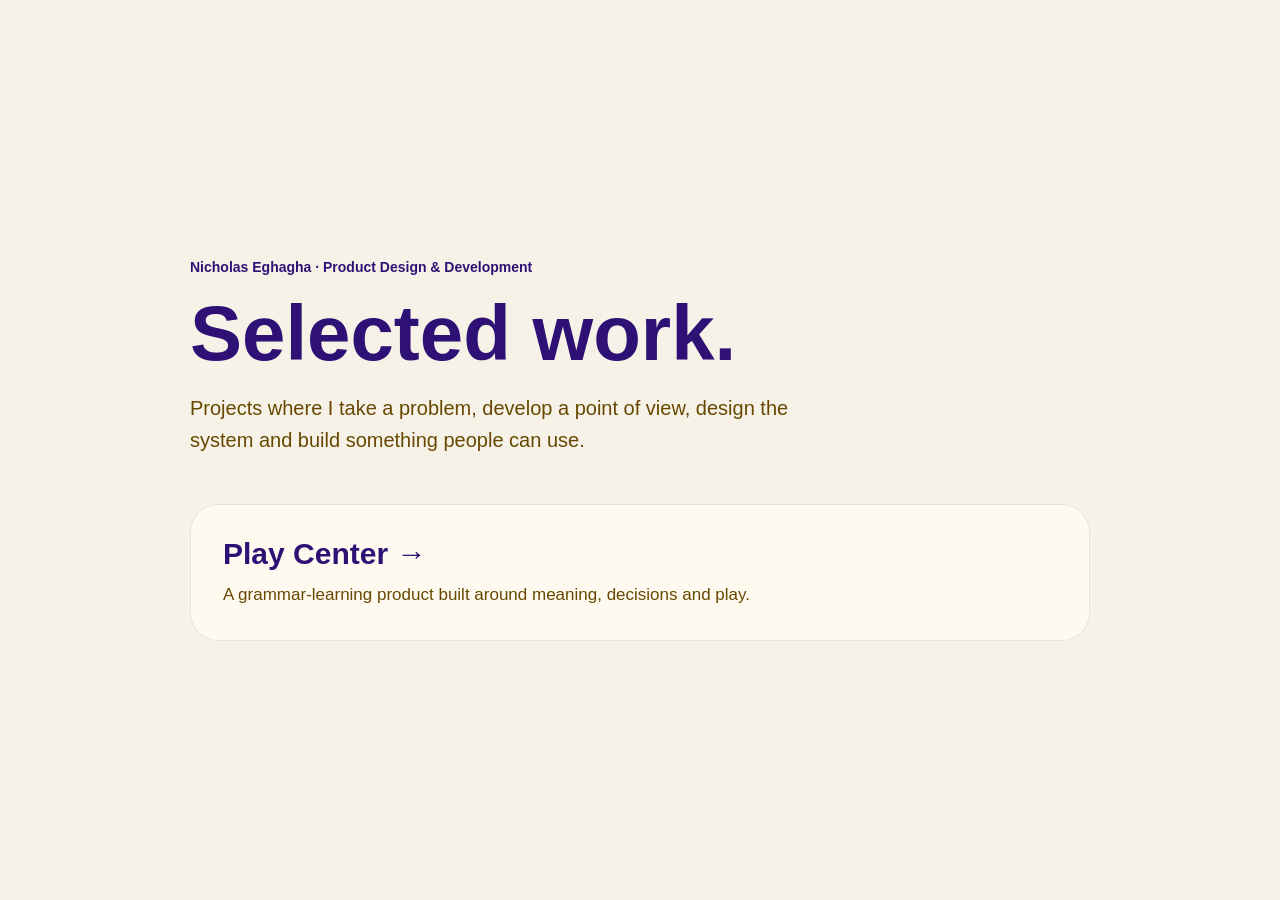
<file: index.html>
<!DOCTYPE html>
<html lang="en">
<head>
  <meta charset="UTF-8">
  <meta name="viewport" content="width=device-width, initial-scale=1.0">

  <title>Nicholas Eghagha — Portfolio</title>

  <style>
    *{box-sizing:border-box}

    body{
      margin:0;
      min-height:100vh;
      display:grid;
      place-items:center;
      background:#f7f2e8;
      color:#2f1175;
      font-family:Arial,sans-serif;
    }

    main{
      width:min(900px,calc(100% - 40px));
    }

    .eyebrow{
      font-size:14px;
      font-weight:700;
      margin-bottom:20px;
    }

    h1{
      margin:0 0 18px;
      font-size:clamp(42px,7vw,78px);
      line-height:.98;
    }

    p{
      max-width:650px;
      font-size:20px;
      line-height:1.6;
      color:#674800;
    }

    .projects{
      margin-top:48px;
    }

    .card{
      display:block;
      padding:32px;
      border-radius:28px;
      background:#fffaf0;
      color:inherit;
      text-decoration:none;
      border:1px solid rgba(47,17,117,.1);
    }

    .card:hover{
      transform:translateY(-2px);
    }

    .card h2{
      margin:0 0 10px;
      font-size:30px;
    }

    .card p{
      margin:0;
      font-size:17px;
    }
  </style>
</head>

<body>
  <main>
    <div class="eyebrow">Nicholas Eghagha · Product Design & Development</div>

    <h1>Selected work.</h1>

    <p>
      Projects where I take a problem, develop a point of view,
      design the system and build something people can use.
    </p>

    <section class="projects">
      <a class="card" href="./playcenter/">
        <h2>Play Center →</h2>
        <p>
          A grammar-learning product built around meaning,
          decisions and play.
        </p>
      </a>
    </section>
  </main>
</body>
</html>
</file>
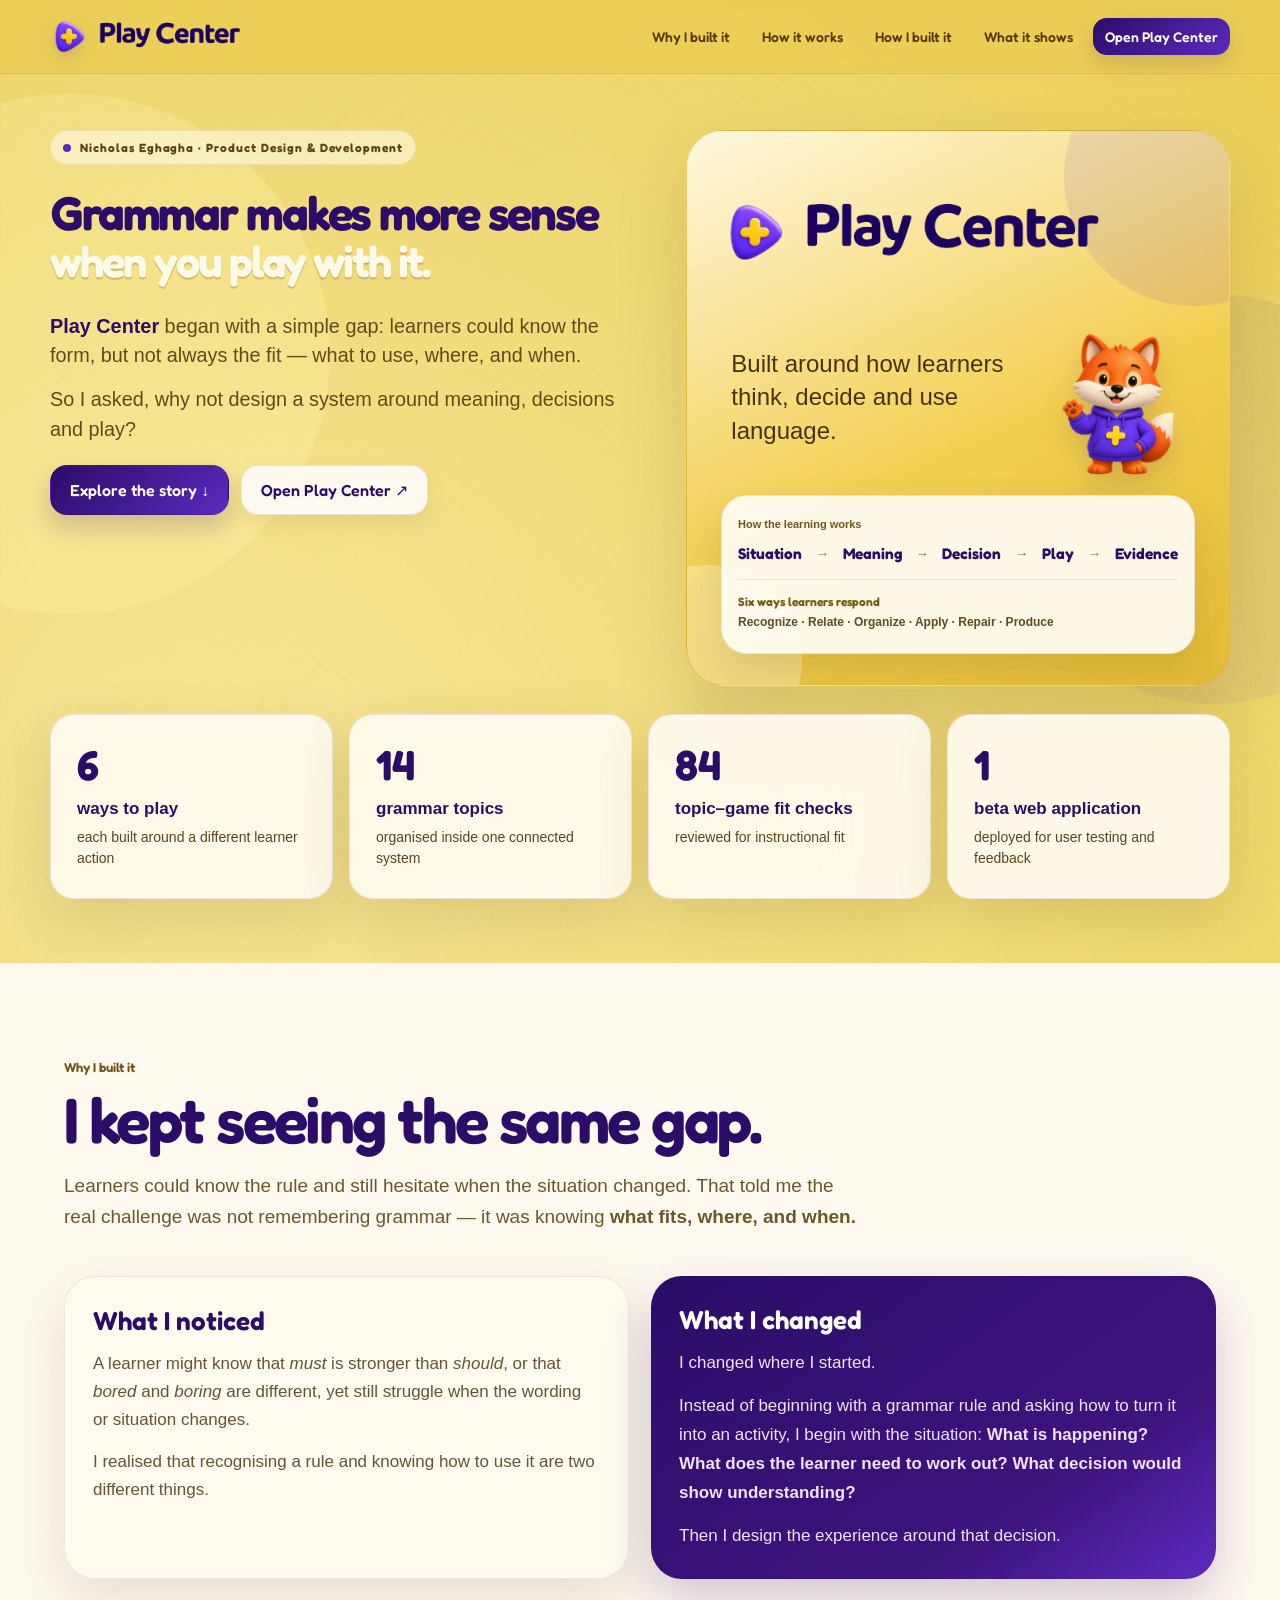
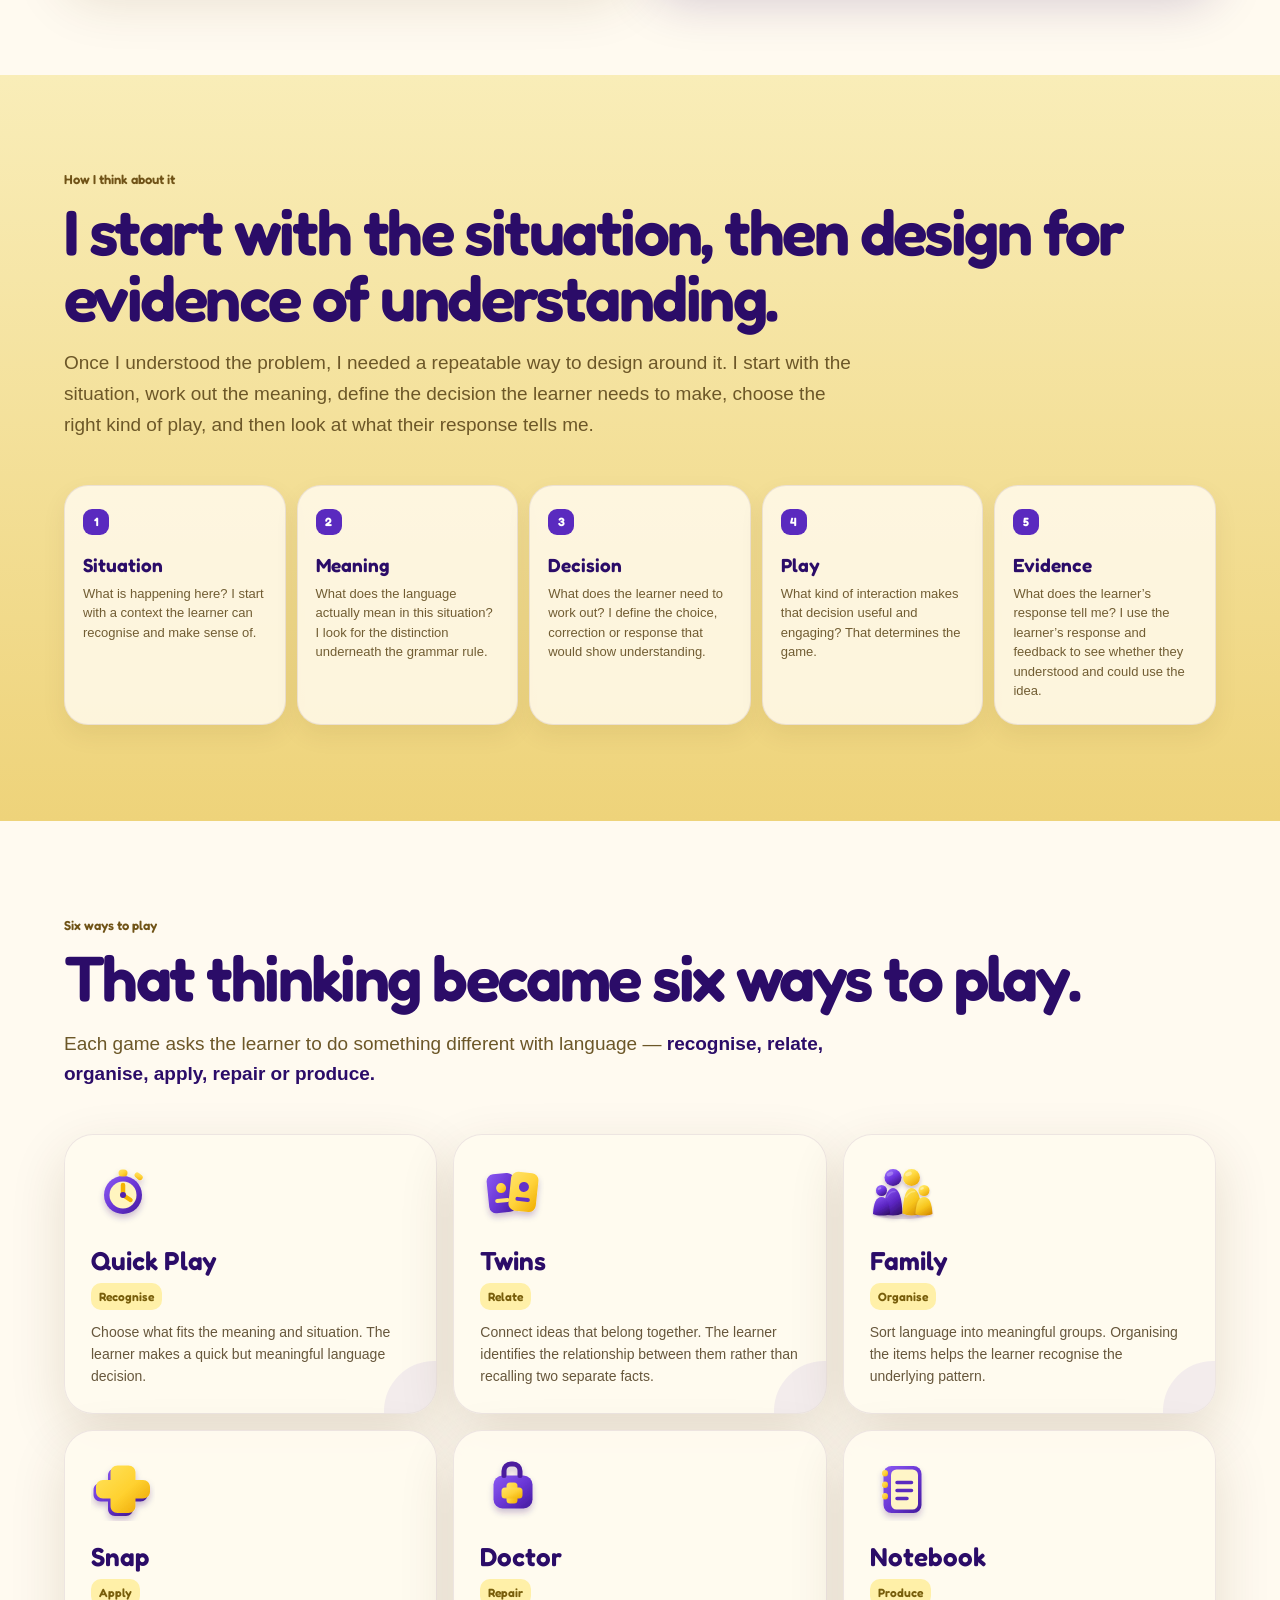
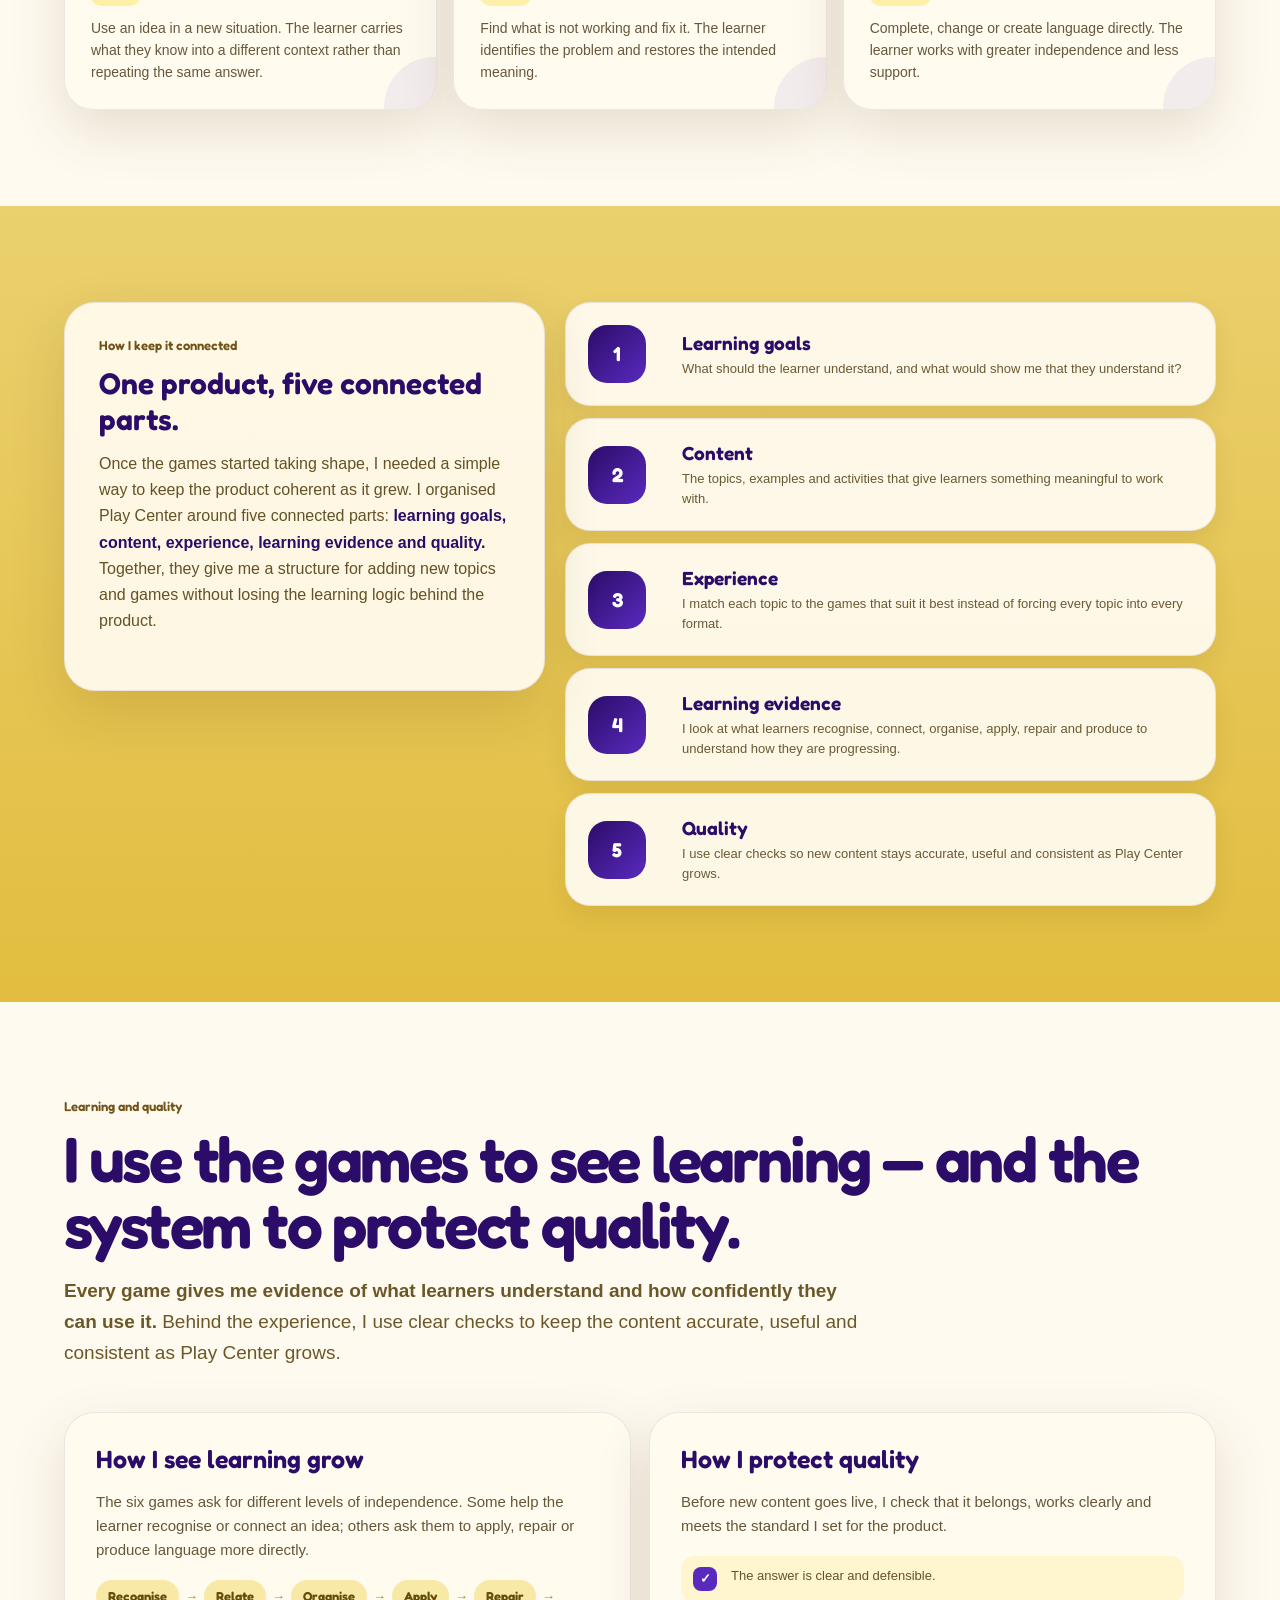
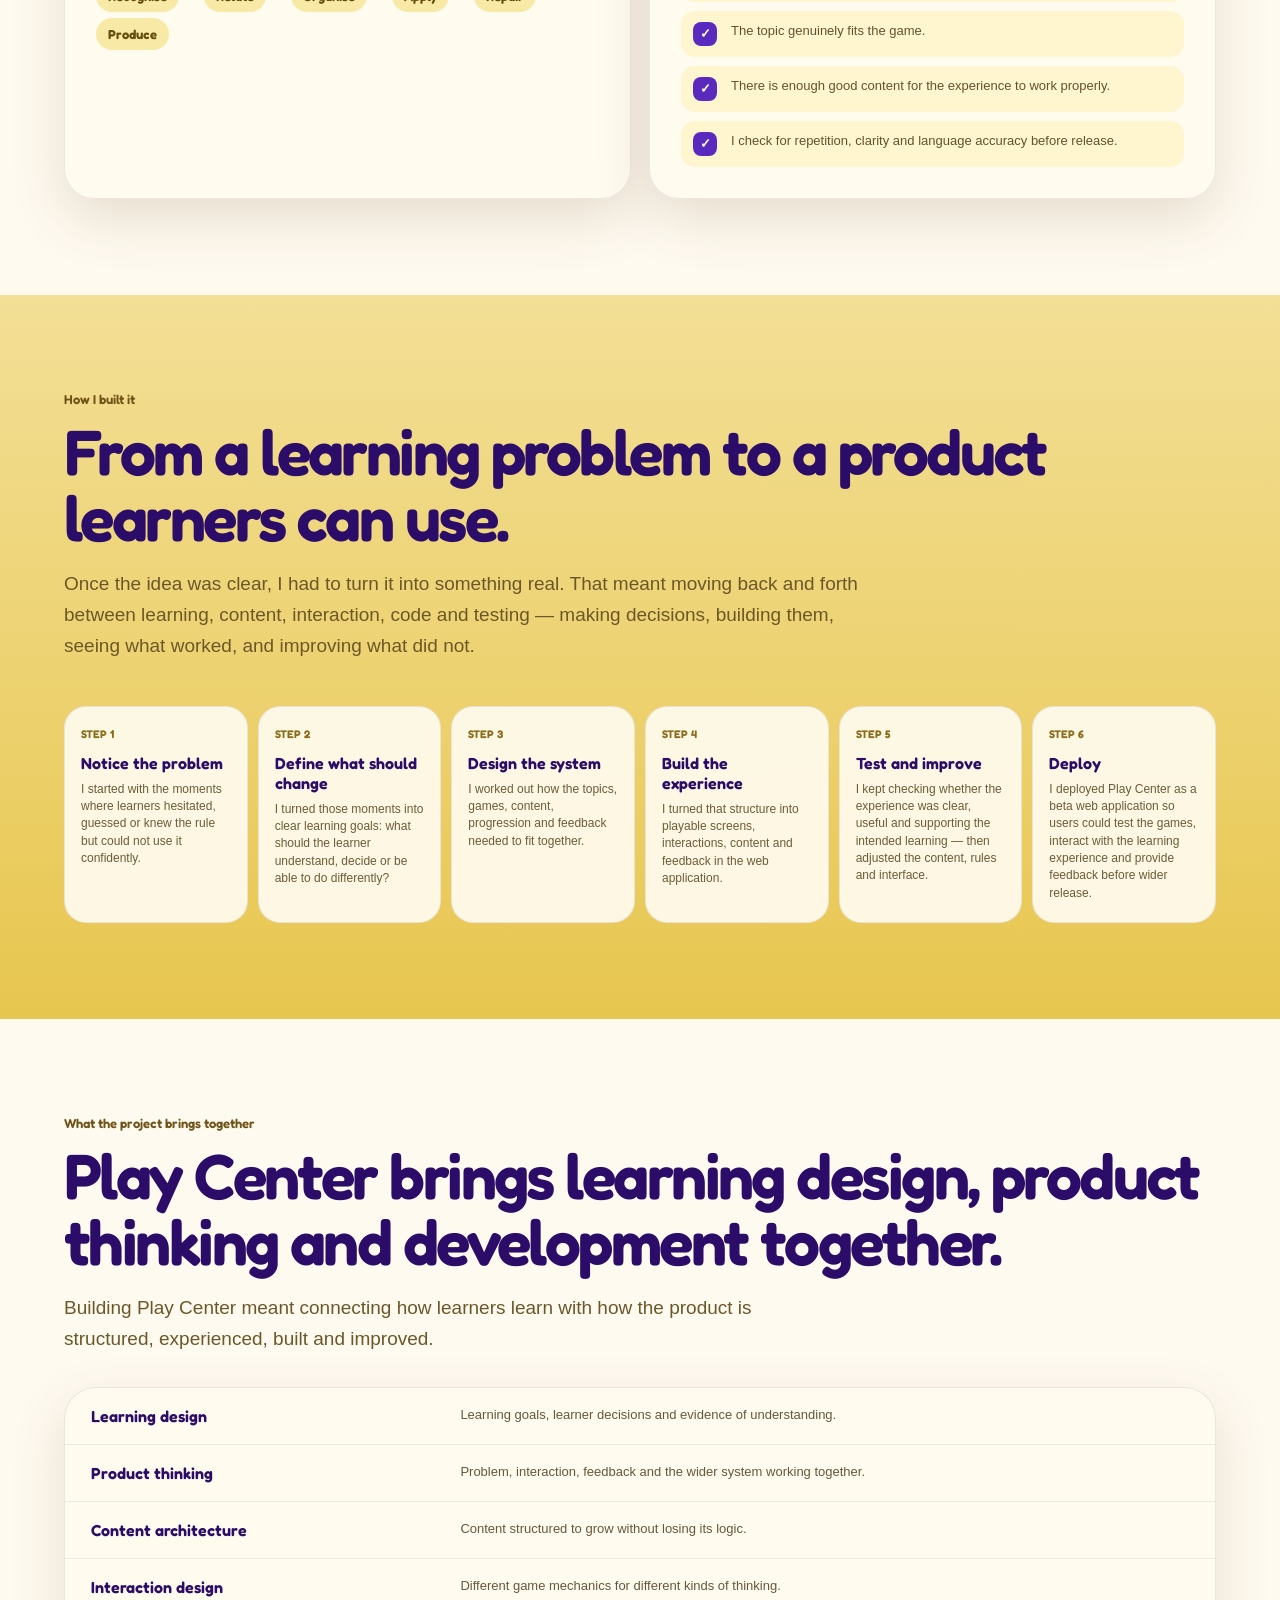
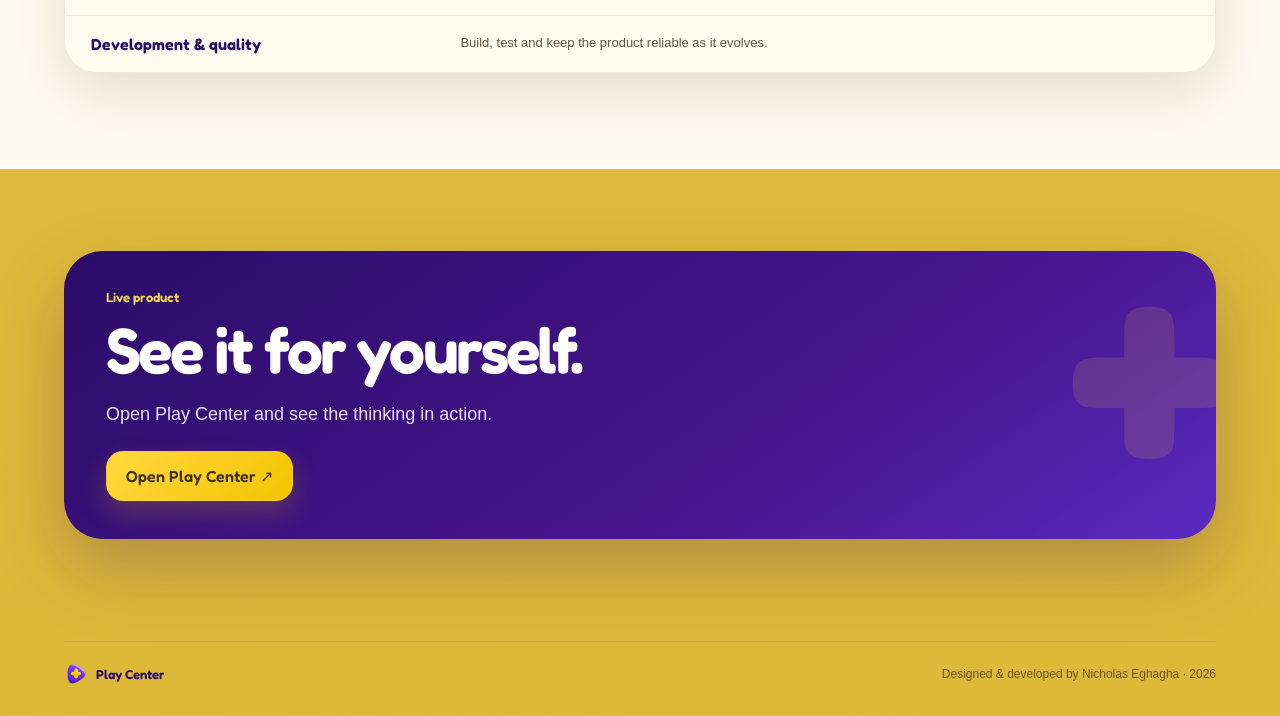
<file: playcenter/index.html>
<!DOCTYPE html>

<html lang="en">
<head>
<meta charset="utf-8"/>
<meta content="width=device-width,initial-scale=1" name="viewport"/>
<meta content="Play Center, built by Nicholas Eghagha — how a real classroom problem became a learning game, told for anyone: learners, teachers, recruiters, or investors." name="description"/>
<meta content="#E7C94C" name="theme-color"/>
<title>Play Center — by Nicholas Eghagha</title>
<link rel="icon" type="image/png" href="./assets/images/play-center-icon.png?v=2"/>
<link rel="shortcut icon" type="image/png" href="./assets/images/play-center-icon.png?v=2"/>
<link rel="apple-touch-icon" href="./assets/images/play-center-icon.png?v=2"/>
<link href="https://fonts.googleapis.com" rel="preconnect"/>
<link crossorigin="" href="https://fonts.gstatic.com" rel="preconnect"/>
<link href="https://fonts.googleapis.com/css2?family=Fredoka:wght@400..700&amp;display=swap" rel="stylesheet"/>
<link href="./css/styles.css" rel="stylesheet"/>
</head>
<body>
<div class="page">
<nav class="nav">
<a aria-label="Play Center home" class="brand-lockup" href="#top">
<img alt="Play Center icon" src="./assets/images/play-center-icon.png"/>
<img alt="Play Center" src="./assets/images/play-center-wordmark.png"/>
</a>
<div class="nav-links">
<a href="#problem">Why I built it</a><a href="#system">How it works</a><a href="#build">How I built it</a><a href="#evidence">What it shows</a>
<a class="nav-cta" href="https://playcenter.sirnicson.com/" rel="noreferrer" target="_blank">Open Play Center</a>
</div>
</nav>
<main>
<header class="hero" id="top">
<div class="hero-copy reveal">
<div class="eyebrow"><span class="dot"></span> Nicholas Eghagha · Product Design &amp; Development</div>
<h1><span class="headline-main">Grammar makes more sense</span><span class="accent">when you play with it.</span></h1>
<p class="hero-lead"><strong>Play Center</strong> began with a simple gap: learners could know the form, but not always the fit — <span class="slight-emphasis">what to use, where, and when.</span></p><p class="hero-lead hero-question">So I asked, why not design a system around meaning, decisions and play?</p>
<div class="hero-actions">
<a class="btn primary" href="#problem">Explore the story ↓</a>
<a class="btn secondary" href="https://playcenter.sirnicson.com/" rel="noreferrer" target="_blank">Open Play Center ↗</a>
</div>
</div>
<div class="hero-visual">
<div class="visual-card">
<div class="visual-logo"><img alt="" src="./assets/images/play-center-icon.png"/><img alt="Play Center" src="./assets/images/play-center-wordmark.png"/></div>
<div class="product-introduction"><p>Built around how learners think, decide and use language.</p><img alt="Play Center fox mascot" class="mascot" src="./assets/images/fox-mascot.png"/>
</div>
<div class="learning-loop">
<small>How the learning works</small>
<div aria-label="Situation to evidence learning loop" class="loop-steps"><span>Situation</span><i>→</i><span>Meaning</span><i>→</i><span>Decision</span><i>→</i><span>Play</span><i>→</i><span>Evidence</span></div>
<div class="loop-result"><strong>Six ways learners respond</strong><p>Recognize · Relate · Organize · Apply · Repair · Produce</p></div>
</div>
</div>
</div>
</header>
<section aria-label="Project scope" class="project-scope">
<div class="section-inner metrics">
<div class="metric paper"><strong>6</strong><span><b>ways to play</b><small>each built around a different learner action</small></span></div>
<div class="metric paper"><strong>14</strong><span><b>grammar topics</b><small>organised inside one connected system</small></span></div>
<div class="metric paper"><strong>84</strong><span><b>topic–game fit checks</b><small>reviewed for instructional fit</small></span></div>
<div class="metric paper"><strong>1</strong><span><b>beta web application</b><small>deployed for user testing and feedback</small></span></div>
</div>
</section>
<section class="problem" id="problem">
<div class="section-inner">
<div class="section-kicker">Why I built it</div>
<h2>I kept seeing the same gap.</h2>
<p class="section-lead">Learners could know the rule and still hesitate when the situation changed. That told me the real challenge was not remembering grammar — it was knowing <strong>what fits, where, and when.</strong></p>
<div class="split">
<article class="problem-card paper"><h3>What I noticed</h3><p>A learner might know that <em>must</em> is stronger than <em>should</em>, or that <em>bored</em> and <em>boring</em> are different, yet still struggle when the wording or situation changes.</p><p>I realised that recognising a rule and knowing how to use it are two different things.</p></article>
<article class="problem-card dark"><h3>What I changed</h3><p>I changed where I started.</p><p>Instead of beginning with a grammar rule and asking how to turn it into an activity, I begin with the situation: <strong>What is happening? What does the learner need to work out? What decision would show understanding?</strong></p><p>Then I design the experience around that decision.</p></article>
</div>
</div>
</section>
<section class="flow" id="system">
<div class="section-inner">
<div class="section-kicker">How I think about it</div>
<h2>I start with the situation, then design for evidence of understanding.</h2>
<p class="section-lead">Once I understood the problem, I needed a repeatable way to design around it. I start with the situation, work out the meaning, define the decision the learner needs to make, choose the right kind of play, and then look at what their response tells me.</p>
<div class="flow-grid">
<div class="flow-step"><div class="num">1</div><strong>Situation</strong><p>What is happening here? I start with a context the learner can recognise and make sense of.</p></div>
<div class="flow-step"><div class="num">2</div><strong>Meaning</strong><p>What does the language actually mean in this situation? I look for the distinction underneath the grammar rule.</p></div>
<div class="flow-step"><div class="num">3</div><strong>Decision</strong><p>What does the learner need to work out? I define the choice, correction or response that would show understanding.</p></div>
<div class="flow-step"><div class="num">4</div><strong>Play</strong><p>What kind of interaction makes that decision useful and engaging? That determines the game.</p></div>
<div class="flow-step"><div class="num">5</div><strong>Evidence</strong><p>What does the learner’s response tell me? I use the learner’s response and feedback to see whether they understood and could use the idea.</p></div>
</div>
</div>
</section>
<section class="games">
<div class="section-inner">
<div class="section-kicker">Six ways to play</div>
<h2>That thinking became six ways to play.</h2>
<p class="section-lead">Each game asks the learner to do something different with language — <strong>recognise, relate, organise, apply, repair or produce.</strong></p>
<div class="games-grid">
<article class="game-card paper"><img alt="Quick Play icon" src="./assets/images/quick-play.svg"/><h3>Quick Play</h3><span class="verb">Recognise</span><p>Choose what fits the meaning and situation. The learner makes a quick but meaningful language decision.</p></article>
<article class="game-card paper"><img alt="Twins icon" src="./assets/images/twins.svg"/><h3>Twins</h3><span class="verb">Relate</span><p>Connect ideas that belong together. The learner identifies the relationship between them rather than recalling two separate facts.</p></article>
<article class="game-card paper"><img alt="Family icon" src="./assets/images/family.svg"/><h3>Family</h3><span class="verb">Organise</span><p>Sort language into meaningful groups. Organising the items helps the learner recognise the underlying pattern.</p></article>
<article class="game-card paper"><img alt="Snap icon" src="./assets/images/snap.svg"/><h3>Snap</h3><span class="verb">Apply</span><p>Use an idea in a new situation. The learner carries what they know into a different context rather than repeating the same answer.</p></article>
<article class="game-card paper"><img alt="Doctor icon" src="./assets/images/doctor.svg"/><h3>Doctor</h3><span class="verb">Repair</span><p>Find what is not working and fix it. The learner identifies the problem and restores the intended meaning.</p></article>
<article class="game-card paper"><img alt="Notebook icon" src="./assets/images/notebook.svg"/><h3>Notebook</h3><span class="verb">Produce</span><p>Complete, change or create language directly. The learner works with greater independence and less support.</p></article>
</div>
</div>
</section>
<section class="architecture">
<div class="section-inner arch-layout">
<article class="arch-story paper"><div class="section-kicker">How I keep it connected</div><h3>One product, five connected parts.</h3><p>Once the games started taking shape, I needed a simple way to keep the product coherent as it grew. I organised Play Center around five connected parts: <strong>learning goals, content, experience, learning evidence and quality.</strong> Together, they give me a structure for adding new topics and games without losing the learning logic behind the product.</p></article>
<div class="arch-stack">
<article class="arch-layer"><div class="layer-mark">1</div><div><h3>Learning goals</h3><p>What should the learner understand, and what would show me that they understand it?</p></div></article>
<article class="arch-layer"><div class="layer-mark">2</div><div><h3>Content</h3><p>The topics, examples and activities that give learners something meaningful to work with.</p></div></article>
<article class="arch-layer"><div class="layer-mark">3</div><div><h3>Experience</h3><p>I match each topic to the games that suit it best instead of forcing every topic into every format.</p></div></article>
<article class="arch-layer"><div class="layer-mark">4</div><div><h3>Learning evidence</h3><p>I look at what learners recognise, connect, organise, apply, repair and produce to understand how they are progressing.</p></div></article>
<article class="arch-layer"><div class="layer-mark">5</div><div><h3>Quality</h3><p>I use clear checks so new content stays accurate, useful and consistent as Play Center grows.</p></div></article>
</div>
</div>
</section>
<section class="assessment" id="assessment">
<div class="section-inner">
<div class="section-kicker">Learning and quality</div>
<h2>I use the games to see learning — and the system to protect quality.</h2>
<p class="section-lead"><strong>Every game gives me evidence of what learners understand and how confidently they can use it.</strong> Behind the experience, I use clear checks to keep the content accurate, useful and consistent as Play Center grows.</p>
<div class="assessment-layout">
<article class="assessment-card paper"><h3>How I see learning grow</h3><p>The six games ask for different levels of independence. Some help the learner recognise or connect an idea; others ask them to apply, repair or produce language more directly.</p>
<div class="verb-flow"><span>Recognise</span><em>→</em><span>Relate</span><em>→</em><span>Organise</span><em>→</em><span>Apply</span><em>→</em><span>Repair</span><em>→</em><span>Produce</span></div>
</article>
<article class="assessment-card paper"><h3>How I protect quality</h3><p>Before new content goes live, I check that it belongs, works clearly and meets the standard I set for the product.</p><div class="qa-list">
<div class="qa-item"><i>✓</i><span>The answer is clear and defensible.</span></div>
<div class="qa-item"><i>✓</i><span>The topic genuinely fits the game.</span></div>
<div class="qa-item"><i>✓</i><span>There is enough good content for the experience to work properly.</span></div>
<div class="qa-item"><i>✓</i><span>I check for repetition, clarity and language accuracy before release.</span></div>
</div></article>
</div>
</div>
</section>
<section class="process" id="build">
<div class="section-inner">
<div class="section-kicker">How I built it</div>
<h2>From a learning problem to a product learners can use.</h2>
<p class="section-lead">Once the idea was clear, I had to turn it into something real. That meant moving back and forth between learning, content, interaction, code and testing — making decisions, building them, seeing what worked, and improving what did not.</p>
<div class="timeline">
<article class="timeline-step"><span>STEP 1</span><b>Notice the problem</b><p>I started with the moments where learners hesitated, guessed or knew the rule but could not use it confidently.</p></article>
<article class="timeline-step"><span>STEP 2</span><b>Define what should change</b><p>I turned those moments into clear learning goals: what should the learner understand, decide or be able to do differently?</p></article>
<article class="timeline-step"><span>STEP 3</span><b>Design the system</b><p>I worked out how the topics, games, content, progression and feedback needed to fit together.</p></article>
<article class="timeline-step"><span>STEP 4</span><b>Build the experience</b><p>I turned that structure into playable screens, interactions, content and feedback in the web application.</p></article>
<article class="timeline-step"><span>STEP 5</span><b>Test and improve</b><p>I kept checking whether the experience was clear, useful and supporting the intended learning — then adjusted the content, rules and interface.</p></article>
<article class="timeline-step"><span>STEP 6</span><b>Deploy</b><p>I deployed Play Center as a beta web application so users could test the games, interact with the learning experience and provide feedback before wider release.</p></article>
</div>
</div>
</section>
<section class="skills" id="evidence">
<div class="section-inner">
<div class="section-kicker">What the project brings together</div>
<h2>Play Center brings learning design, product thinking and development together.</h2>
<p class="section-lead">Building Play Center meant connecting how learners learn with how the product is structured, experienced, built and improved.</p>
<div class="skills-panel paper">
<div class="skill-row"><b>Learning design</b><p>Learning goals, learner decisions and evidence of understanding.</p></div>
<div class="skill-row"><b>Product thinking</b><p>Problem, interaction, feedback and the wider system working together.</p></div>
<div class="skill-row"><b>Content architecture</b><p>Content structured to grow without losing its logic.</p></div>
<div class="skill-row"><b>Interaction design</b><p>Different game mechanics for different kinds of thinking.</p></div>
<div class="skill-row"><b>Development &amp; quality</b><p>Build, test and keep the product reliable as it evolves.</p></div>
</div>

</div>
</section>
<section class="cta">
<div class="section-inner">
<div class="cta-card">
<div class="section-kicker">Live product</div>
<h2>See it for yourself.</h2>
<p>Open Play Center and see the thinking in action.</p>
<div class="cta-actions"><a class="btn primary" href="https://playcenter.sirnicson.com/" rel="noreferrer" target="_blank">Open Play Center ↗</a></div>
</div>
</div>
</section>
</main>
<footer><div class="footer-inner"><div class="footer-brand"><img alt="" src="./assets/images/play-center-icon.png"/><span>Play Center</span></div><div>Designed &amp; developed by Nicholas Eghagha · 2026</div></div></footer>
</div>
<script src="./js/main.js"></script>
</body>
</html>
</file>
<file: playcenter/css/styles.css>
:root{
      --gold:#F4C400;--gold-deep:#D49B00;--gold-bright:#FFD83F;
      --page-a:#E7C94C;--page-b:#DDB938;
      --purple:#5A2ABF;--purple-deep:#2B0C68;
      --ink:#241834;--surface:#FFF9EA;--muted:#74643A;
      --line:rgba(71,38,93,.13);--white:#fffdf8;
      --shadow:0 20px 55px rgba(81,50,7,.14);
      --brand-font:"Fredoka","Arial Rounded MT Bold","Avenir Next Rounded","Trebuchet MS",sans-serif;
      --body-font:-apple-system,BlinkMacSystemFont,"Segoe UI",Inter,Arial,sans-serif;
    }
    *{box-sizing:border-box}
    html{scroll-behavior:smooth;background:var(--page-b)}
    body{margin:0;color:var(--ink);font-family:var(--body-font);background:
      radial-gradient(circle at 15% 11%,rgba(255,247,198,.58) 0,transparent 22%),
      radial-gradient(circle at 86% 16%,rgba(255,238,136,.38) 0,transparent 25%),
      linear-gradient(180deg,var(--page-a) 0%,var(--page-b) 100%);}
    a{color:inherit;text-decoration:none}
    button,a{outline-offset:4px}
    .page{min-height:100vh;overflow:hidden}
    .nav{position:sticky;top:0;z-index:50;display:flex;align-items:center;justify-content:space-between;gap:22px;height:74px;padding:0 clamp(18px,5vw,68px);background:rgba(235,205,84,.82);border-bottom:1px solid rgba(71,38,93,.09);backdrop-filter:blur(16px)}
    .brand-lockup{display:flex;align-items:center;gap:10px;min-width:0}
    .brand-lockup img:first-child{width:38px;height:38px;object-fit:contain;filter:drop-shadow(0 6px 8px rgba(72,35,117,.16))}
    .brand-lockup img:last-child{width:144px;height:auto;display:block}
    .nav-links{display:flex;align-items:center;gap:8px}
    .nav-links a{font-family:var(--brand-font);font-weight:550;font-size:14px;padding:10px 12px;border-radius:14px;color:#583a0a;transition:.18s ease}
    .nav-links a:hover,.nav-links a.active{background:rgba(255,250,229,.7);color:var(--purple-deep)}
    .nav-cta{background:linear-gradient(135deg,var(--purple-deep),var(--purple));color:#fff!important;box-shadow:0 9px 20px rgba(61,26,109,.18)}
    .hero{position:relative;min-height:calc(100vh - 74px);display:grid;grid-template-columns:minmax(0,1.12fr) minmax(300px,.88fr);align-items:center;gap:60px;max-width:1240px;margin:auto;padding:86px clamp(22px,4vw,52px) 72px}
    .hero:before,.hero:after{content:"";position:absolute;border-radius:50%;z-index:0;pointer-events:none}
    .hero:before{width:520px;height:520px;background:rgba(255,244,174,.28);left:-240px;top:20px}
    .hero:after{width:410px;height:410px;background:rgba(91,42,191,.07);right:-190px;bottom:10px}
    .hero-copy,.hero-visual{position:relative;z-index:1}
    .eyebrow{display:inline-flex;align-items:center;gap:9px;font-family:var(--brand-font);font-size:12px;font-weight:650;letter-spacing:.08em;color:#5d4510;background:rgba(255,250,232,.58);padding:9px 12px;border:1px solid rgba(84,54,0,.08);border-radius:999px}
    .dot{width:8px;height:8px;border-radius:50%;background:var(--purple)}
    h1,h2,h3,.brand-text,.metric strong,.flow-step strong,.game-card h3,.skill-row b{font-family:var(--brand-font)}
    h1{font-size:clamp(56px,8.2vw,102px);line-height:.91;letter-spacing:-.055em;margin:22px 0 24px;color:var(--purple-deep);font-weight:650;max-width:790px}
    h1 .accent{display:block;color:#fffaf0;text-shadow:0 3px 0 rgba(74,41,105,.10)}
    .byline{font-size:16px;font-weight:500;color:#674d12;margin:-10px 0 20px;max-width:540px;line-height:1.4}
    .hero-lead{font-size:clamp(18px,2vw,22px);line-height:1.55;color:#5e4919;max-width:720px;margin:0 0 32px}
    .hero-actions{display:flex;gap:12px;flex-wrap:wrap}
    .btn{display:inline-flex;align-items:center;justify-content:center;gap:9px;min-height:50px;padding:0 19px;border-radius:17px;font-family:var(--brand-font);font-weight:550;border:1px solid transparent;transition:.18s ease}
    .btn:hover{transform:translateY(-2px)}
    .btn.primary{background:linear-gradient(135deg,var(--purple-deep),var(--purple));color:#fff;box-shadow:0 12px 24px rgba(64,28,114,.22)}
    .btn.secondary{background:#fffaf0;border-color:rgba(84,52,101,.12);color:var(--purple-deep);box-shadow:0 8px 18px rgba(95,69,10,.09)}
    .hero-note{display:flex;align-items:center;gap:10px;margin-top:25px;font-size:13px;color:#6f5926}
    .hero-note img{width:33px;height:33px;border-radius:10px;object-fit:cover;box-shadow:0 5px 12px rgba(65,32,94,.12)}
    .hero-visual{display:grid;place-items:center;min-height:540px}
    .visual-card{position:relative;width:min(500px,100%);aspect-ratio:1/.94;border-radius:38px;background:linear-gradient(155deg,#fff8df,#f3cf50 56%,#e3bb38);border:1px solid rgba(100,67,0,.12);box-shadow:0 34px 70px rgba(94,63,7,.18);padding:34px;overflow:hidden}
    .visual-card:before{content:"";position:absolute;width:260px;height:260px;border-radius:50%;background:rgba(91,42,191,.10);right:-95px;top:-85px}
    .visual-card:after{content:"";position:absolute;width:190px;height:190px;border-radius:50%;background:rgba(255,255,255,.31);left:-75px;bottom:-70px}
    .visual-logo{display:flex;align-items:center;gap:14px;position:relative;z-index:2}
    .visual-logo img:first-child{width:64px;height:64px;object-fit:contain}
    .visual-logo img:last-child{width:min(290px,70%);height:auto}
    .learning-loop{position:absolute;inset:auto 30px 30px 30px;background:rgba(255,253,247,.91);border:1px solid rgba(74,39,104,.09);box-shadow:0 18px 38px rgba(75,49,5,.13);border-radius:27px;padding:22px;z-index:2}
    .learning-loop small{display:block;font-weight:700;font-size:11px;color:#826b32;margin-bottom:10px}
    .learning-loop strong{font-family:var(--brand-font);font-size:24px;color:var(--purple-deep);display:block;line-height:1.15}
    .loop-chips{display:flex;gap:7px;flex-wrap:wrap;margin-top:16px}.loop-chips span{font-size:11px;font-weight:750;padding:7px 9px;border-radius:999px;background:#f8e9a7;color:#614b14}
    .mascot{position:absolute;right:26px;top:145px;width:118px;height:132px;object-fit:contain;filter:drop-shadow(0 13px 13px rgba(65,33,80,.17));z-index:3;transform:rotate(2deg)}
    section{position:relative;padding:96px clamp(22px,5vw,72px)}
    .section-inner{max-width:1180px;margin:0 auto}
    .section-kicker{font-family:var(--brand-font);font-weight:600;font-size:13px;color:#705317;margin-bottom:12px}
    h2{font-size:clamp(39px,5.6vw,64px);line-height:1.03;letter-spacing:-.04em;color:var(--purple-deep);margin:0 0 18px;font-weight:620}
    .section-lead{font-size:19px;line-height:1.62;color:#6c5728;max-width:800px;margin:0 0 44px}
    .paper{background:rgba(255,251,239,.93);border:1px solid rgba(81,47,105,.10);box-shadow:var(--shadow)}
    .metrics{display:grid;grid-template-columns:repeat(4,1fr);gap:14px;margin-top:-28px;position:relative;z-index:3}
    .metric{border-radius:24px;padding:25px 22px;min-height:150px;display:flex;flex-direction:column;justify-content:space-between}
    .metric strong{font-size:42px;color:var(--purple-deep);font-weight:650;line-height:1}
    .metric span{font-size:13px;line-height:1.35;color:#705a29;font-weight:650}
    .problem{background:#fffaf0}
    .split{display:grid;grid-template-columns:1fr 1fr;gap:22px}
    .problem-card{border-radius:31px;padding:34px;min-height:300px;position:relative;overflow:hidden}
    .problem-card h3{font-size:26px;margin:0 0 14px;color:var(--purple-deep);font-weight:620}
    .problem-card p{font-size:17px;line-height:1.65;color:#665437;margin:0}
    .problem-card.dark{background:linear-gradient(145deg,var(--purple-deep),#3e147f 72%,#5b2abf);color:#fff;box-shadow:0 22px 50px rgba(55,21,102,.22)}
    .problem-card.dark h3,.problem-card.dark p{color:#fff}
    .problem-card.dark p{color:#eee3ff}
    .quote{margin-top:26px;font-family:var(--brand-font);font-size:22px;line-height:1.3;color:#fff7d4}
    .flow{background:linear-gradient(180deg,#f9edb8 0%,#eed37a 100%)}
    .flow-grid{display:grid;grid-template-columns:repeat(5,1fr);gap:11px;align-items:stretch}
    .flow-step{position:relative;border-radius:24px;padding:23px 18px;min-height:160px;background:rgba(255,250,236,.86);border:1px solid rgba(81,48,95,.10);box-shadow:0 10px 23px rgba(90,62,9,.08)}
    .flow-step .num{width:26px;height:26px;display:grid;place-items:center;border-radius:9px;background:var(--purple);color:#fff;font:650 12px var(--brand-font);margin-bottom:18px}
    .flow-step strong{display:block;font-size:19px;color:var(--purple-deep);margin-bottom:8px;font-weight:620}.flow-step p{font-size:13px;line-height:1.5;color:#715d33;margin:0}
    .games{background:#fffaf0}
    .games-grid{display:grid;grid-template-columns:repeat(3,1fr);gap:16px}
    .game-card{position:relative;border-radius:29px;padding:26px;min-height:255px;overflow:hidden;transition:.18s ease}
    .game-card:hover{transform:translateY(-5px);box-shadow:0 26px 60px rgba(67,38,91,.14)}
    .game-card img{width:64px;height:64px;object-fit:contain;margin-bottom:19px}
    .game-card h3{font-size:26px;line-height:1;margin:0 0 9px;color:var(--purple-deep);font-weight:620}
    .game-card .verb{display:inline-flex;font-family:var(--brand-font);font-weight:620;color:#785e0b;background:#fff0a8;padding:6px 8px;border-radius:10px;font-size:12px;margin-bottom:12px}
    .game-card p{font-size:14px;line-height:1.55;color:#67573c;margin:0}
    .game-card:after{content:"";position:absolute;width:100px;height:100px;border-radius:50%;right:-48px;bottom:-48px;background:rgba(91,42,191,.07)}
    .architecture{background:linear-gradient(180deg,#ead06e,#e2bd3f)}
    .arch-layout{display:grid;grid-template-columns:.85fr 1.15fr;gap:20px;align-items:start}
    .arch-story{border-radius:31px;padding:34px;position:sticky;top:98px}
    .arch-story h3{font-size:30px;margin:0 0 14px;color:var(--purple-deep);font-weight:620}
    .arch-story p{font-size:16px;line-height:1.63;color:#655126;margin:0 0 22px}
    .pill-row{display:flex;gap:7px;flex-wrap:wrap}.pill-row span{background:#f5e4a0;padding:7px 9px;border-radius:999px;font-size:11px;font-weight:750;color:#654e0d}
    .arch-stack{display:grid;gap:12px}
    .arch-layer{display:grid;grid-template-columns:74px 1fr;gap:20px;align-items:center;border-radius:25px;padding:22px;background:rgba(255,252,243,.92);border:1px solid rgba(71,43,90,.10);box-shadow:0 11px 23px rgba(82,58,10,.09)}
    .layer-mark{width:58px;height:58px;border-radius:19px;display:grid;place-items:center;background:linear-gradient(135deg,var(--purple-deep),var(--purple));color:#fff;font:650 20px var(--brand-font)}
    .arch-layer h3{font-size:19px;margin:0 0 5px;color:var(--purple-deep);font-weight:620}.arch-layer p{font-size:13px;line-height:1.5;color:#6b5934;margin:0}
    .assessment{background:#fffaf0}
    .assessment-layout{display:grid;grid-template-columns:1fr 1fr;gap:18px}
    .assessment-card{border-radius:30px;padding:31px}.assessment-card h3{font-size:25px;margin:0 0 16px;color:var(--purple-deep);font-weight:620}.assessment-card p{font-size:15px;line-height:1.6;color:#665638;margin:0 0 18px}
    .verb-flow{display:flex;align-items:center;flex-wrap:wrap;gap:6px;margin-top:6px}
    .verb-flow span{font-family:var(--brand-font);font-weight:650;font-size:13px;color:#654e0d;background:#f8e9a7;padding:8px 12px;border-radius:999px}
    .verb-flow em{font-style:normal;color:#a68a3f;font-size:13px}
    .qa-list{display:grid;gap:9px;margin-top:18px}.qa-item{display:grid;grid-template-columns:28px 1fr;gap:10px;align-items:start;background:#fff5cf;border-radius:14px;padding:11px 12px;font-size:13px;line-height:1.4;color:#64522f}.qa-item i{width:24px;height:24px;display:grid;place-items:center;border-radius:8px;background:var(--purple);color:#fff;font-style:normal;font-weight:900}
    .process{background:linear-gradient(180deg,#f3df96,#e7c64f)}
    .timeline{display:grid;grid-template-columns:repeat(6,1fr);gap:10px}.timeline-step{border-radius:22px;padding:20px 16px;background:rgba(255,252,242,.9);border:1px solid rgba(79,48,96,.10);min-height:160px}.timeline-step span{display:block;font:650 11px var(--brand-font);color:#8a6c1a;margin-bottom:12px}.timeline-step b{display:block;font:620 16px var(--brand-font);color:var(--purple-deep);margin-bottom:8px}.timeline-step p{font-size:12px;line-height:1.45;color:#6d5c38;margin:0}
    .skills{background:#fffaf0}
    .skills-panel{border-radius:32px;overflow:hidden}
    .skill-row{display:grid;grid-template-columns:minmax(210px,.85fr) 1.3fr 130px;gap:20px;padding:22px 26px;border-bottom:1px solid rgba(79,48,96,.08);align-items:center}.skill-row:last-child{border-bottom:0}.skill-row b{font-size:17px;color:var(--purple-deep);font-weight:620}.skill-row p{font-size:13px;line-height:1.5;color:#67573b;margin:0}.skill-row span{justify-self:end;font:650 11px var(--brand-font);color:#634c0c;background:#ffe99b;padding:7px 9px;border-radius:999px;white-space:nowrap}
    .closing-line{font-size:17px;line-height:1.6;color:#5e4919;max-width:760px;margin:30px 0 0}
    .cta{padding-top:106px;padding-bottom:110px}.cta-card{position:relative;overflow:hidden;border-radius:38px;padding:50px;background:linear-gradient(145deg,var(--purple-deep),#48168f 65%,var(--purple));color:#fff;box-shadow:0 30px 70px rgba(52,17,101,.25)}.cta-card:after{content:"+";position:absolute;font:650 330px/1 var(--brand-font);color:rgba(255,213,53,.13);right:-15px;top:-70px}.cta-card .section-kicker{color:#f2d658}.cta-card h2{color:#fff;max-width:780px}.cta-card p{max-width:780px;color:#eadffc;font-size:18px;line-height:1.6}.cta-actions{display:flex;gap:12px;flex-wrap:wrap;margin-top:27px}.cta-card .btn.primary{background:linear-gradient(135deg,var(--gold-bright),var(--gold));color:#3d2f00;box-shadow:0 12px 26px rgba(224,171,0,.22)}.cta-card .btn.secondary{background:rgba(255,255,255,.10);border-color:rgba(255,255,255,.24);color:#fff;box-shadow:none}
    footer{padding:24px clamp(22px,5vw,72px) 38px;color:#6a5319}.footer-inner{max-width:1180px;margin:0 auto;display:flex;align-items:center;justify-content:space-between;gap:20px;border-top:1px solid rgba(78,50,93,.10);padding-top:24px;font-size:12px}.footer-brand{display:flex;align-items:center;gap:8px;font:600 13px var(--brand-font);color:var(--purple-deep)}.footer-brand img{width:24px;height:24px}
    .reveal{opacity:0;transform:translateY(14px);transition:opacity .6s ease,transform .6s ease}.reveal.in{opacity:1;transform:none}
    @media(max-width:980px){.hero{grid-template-columns:1fr;gap:32px;padding-top:60px}.hero-visual{min-height:480px}.metrics{grid-template-columns:repeat(2,1fr);margin-top:0}.flow-grid{grid-template-columns:repeat(2,1fr)}.games-grid{grid-template-columns:repeat(2,1fr)}.arch-layout{grid-template-columns:1fr}.arch-story{position:relative;top:auto}.timeline{grid-template-columns:repeat(3,1fr)}.skill-row{grid-template-columns:1fr 1.4fr}.skill-row span{grid-column:2;justify-self:start}.nav-links a:not(.nav-cta){display:none}}
    @media(max-width:700px){.nav{height:66px;padding:0 14px}.brand-lockup img:first-child{width:32px;height:32px}.brand-lockup img:last-child{width:124px}.nav-cta{font-size:12px!important;padding:9px 11px!important}.hero{min-height:auto;padding:54px 19px 60px}.hero h1{font-size:54px}.hero-visual{min-height:390px}.visual-card{padding:24px;border-radius:30px}.mascot{width:94px;height:105px;top:130px}.learning-loop{inset:auto 18px 18px 18px}.learning-loop strong{font-size:20px}section{padding:72px 18px}.metrics,.split,.games-grid,.assessment-layout{grid-template-columns:1fr}.flow-grid{grid-template-columns:1fr}.timeline{grid-template-columns:repeat(2,1fr)}.skill-row{grid-template-columns:1fr;padding:20px}.skill-row span{grid-column:1}.cta-card{padding:34px 26px}.footer-inner{align-items:flex-start;flex-direction:column}.arch-layer{grid-template-columns:58px 1fr;gap:14px}}
    @media(prefers-reduced-motion:reduce){html{scroll-behavior:auto}.reveal{opacity:1;transform:none;transition:none}.btn,.game-card{transition:none}}

/* Hero refinement — clearer hierarchy, shorter narrative, cleaner learning-system visual */
.hero{grid-template-columns:minmax(0,1.02fr) minmax(420px,.98fr);gap:72px;padding-top:78px;padding-bottom:72px}
.hero-copy{max-width:690px}
.hero h1{font-size:clamp(58px,5.9vw,86px);line-height:.98;letter-spacing:-.05em;margin:24px 0 30px;max-width:680px}
.hero h1 .accent{display:block;color:#fffaf0;margin-top:5px}
.hero-lead{font-size:clamp(19px,1.55vw,23px);line-height:1.55;max-width:660px;margin:0 0 30px;color:#624b18}
.hero-lead strong{color:var(--purple-deep)}
.hero-lead .slight-emphasis{font-family:inherit;color:inherit;font-weight:500}
.hero-actions{margin-top:4px}
.visual-card{width:min(520px,100%);aspect-ratio:1/.96;padding:36px 34px 30px}
.visual-logo img:first-child{width:68px;height:68px}
.visual-logo img:last-child{width:min(300px,72%)}
.mascot{right:32px;top:145px;width:102px;height:114px;transform:none;z-index:4}
.learning-loop{inset:auto 30px 30px 30px;padding:24px 24px 22px;border-radius:26px;min-height:205px}
.learning-loop small{font-size:11px;margin-bottom:14px;color:#71561b}
.loop-steps{display:flex;align-items:center;gap:7px;flex-wrap:wrap}
.loop-steps span{display:inline-flex;align-items:center;gap:6px;font:650 14px var(--brand-font);color:var(--purple-deep);background:#fff7d8;border:1px solid rgba(84,52,101,.08);padding:8px 10px;border-radius:12px;white-space:nowrap}
.loop-steps span b{display:grid;place-items:center;width:20px;height:20px;border-radius:7px;background:var(--purple);color:#fff;font:650 10px var(--brand-font)}
.loop-steps i{font-style:normal;color:#8f6b1a;font-weight:800}
.loop-result{margin-top:16px;padding-top:14px;border-top:1px solid rgba(84,52,101,.10)}
.loop-result strong{font:650 12px var(--brand-font);color:#765c17;display:block;margin-bottom:5px}
.loop-result p{margin:0;color:#5f4c25;font-size:12px;line-height:1.45;font-weight:600}
@media(max-width:1100px){.hero{grid-template-columns:1fr 1fr;gap:42px}.hero h1{font-size:clamp(54px,6vw,78px)}}
@media(max-width:980px){.hero{grid-template-columns:1fr}.hero-copy{max-width:760px}.hero h1{max-width:760px}.hero-visual{min-height:500px}.visual-card{width:min(540px,100%)}}
@media(max-width:700px){.hero h1{font-size:52px;line-height:1}.hero-lead{font-size:18px}.visual-card{padding:24px}.visual-logo img:first-child{width:56px;height:56px}.mascot{width:84px;height:94px;right:22px;top:120px}.learning-loop{inset:auto 18px 18px 18px;padding:20px}.loop-steps{gap:5px}.loop-steps span{font-size:12px;padding:7px 8px}.loop-steps i{display:none}}

    .hero-question{margin:-14px 0 30px;font-family:var(--body-font);font-weight:400}
/* Keep the story, product and proof in one compact composition. */
.hero{max-width:1520px;min-height:0;grid-template-columns:minmax(0,1.35fr) minmax(0,1fr);gap:28px;align-items:start;padding:58px clamp(22px,3vw,48px) 48px}
.hero-copy{max-width:none}
.hero h1{font-size:clamp(40px,4vw,61px);line-height:1.08;max-width:none;letter-spacing:-.045em}
.headline-main{display:block}
.hero-visual{min-height:0;align-self:start;padding-top:58px;place-items:start center}
.visual-card{width:100%;max-width:640px}
.project-scope{padding-top:0;padding-bottom:64px}
.metrics{max-width:1424px;margin-top:0;gap:16px}
.metric{min-height:172px;justify-content:flex-start;gap:12px}
.metric span{display:block}
.metric b{display:block;font-size:17px;line-height:1.25;color:var(--purple-deep);margin-bottom:8px}
.metric small{display:block;font-size:13px;line-height:1.5;font-weight:400}
@media(min-width:981px){.hero h1 span{white-space:nowrap}}
@media(max-width:980px){.hero{grid-template-columns:1fr;gap:28px;padding-top:44px;padding-bottom:32px}.hero-copy{max-width:760px}.hero h1{font-size:clamp(36px,6.5vw,61px)}.hero-visual{padding-top:0}.visual-card{width:min(640px,100%)}.project-scope{padding-bottom:48px}}
@media(max-width:700px){.hero h1{font-size:clamp(34px,8vw,52px)}.metric{padding:22px 18px}.metric b{font-size:16px}}
/* Size the product panel from its contents at every viewport width. */
.visual-card{aspect-ratio:auto;display:grid;grid-template-columns:minmax(0,1fr);gap:16px}
.visual-card .mascot{position:relative;top:auto;right:auto;justify-self:end;margin:0;}
.visual-card .learning-loop{position:relative;inset:auto;min-height:0;width:100%}
/* Final hero refinements. */
.product-introduction{position:relative;z-index:2;display:grid;grid-template-columns:minmax(0,1fr) 152px;align-items:center;gap:12px}
.product-introduction p{font-size:19px;line-height:1.5;color:#624b18;margin:0;max-width:290px}
.visual-card .product-introduction .mascot{width:152px;height:164px;justify-self:end}
.visual-card .learning-loop{padding:22px 16px;container-type:inline-size}
.loop-steps{display:flex;flex-wrap:nowrap;align-items:center;justify-content:space-between;gap:4px;white-space:nowrap}
.loop-steps span{display:block;font-size:clamp(11px,3.5cqw,17px);font-weight:650;padding:0;background:transparent;border:0;border-radius:0}
.loop-steps i{display:block;flex-shrink:0;font-size:clamp(10px,3cqw,15px)}
@media(max-width:700px){.product-introduction{grid-template-columns:minmax(0,1fr) 116px;gap:8px}.product-introduction p{font-size:17px}.visual-card .product-introduction .mascot{width:116px;height:138px}.visual-card .learning-loop{padding:20px 12px}.loop-steps{gap:2px}.loop-steps span{padding:0;font-size:clamp(10px,3.5cqw,17px)}.loop-steps i{display:block}}
/* Tighten grouping and strengthen supporting text without changing the layout. */
.hero{padding-bottom:24px}
.hero h1{line-height:1.03;margin-bottom:22px}
.hero h1 .accent{font-size:.92em;margin-top:1px;color:#f5ecd6;text-shadow:0 2px 1px rgba(76,49,18,.24)}
.hero-lead{margin-bottom:12px;line-height:1.5}
.hero-question{margin:0 0 20px;font-weight:400}
.hero-actions{margin-top:0}
.hero-visual{padding-top:48px}
.product-introduction{gap:6px;padding-left:10px}
.product-introduction p{font-size:22px;line-height:1.4;font-weight:500;color:#503a15;max-width:310px}
.visual-card .product-introduction .mascot{transform:translateY(6px)}
.metric{padding:29px 26px}
.metric small{font-size:14px;line-height:1.5;color:#59451f}
@media(max-width:980px){.hero{gap:24px;padding-bottom:24px}.hero-visual{padding-top:0}}
@media(max-width:700px){.hero h1{margin-bottom:20px}.product-introduction{padding-left:4px;gap:6px}.product-introduction p{font-size:19px}.metric{padding:26px 22px}}
/* Final composition: content height, explicit rhythm and a 28px proof gap. */
.hero{height:auto;min-height:0;align-items:start;padding-bottom:28px}
.hero-copy{min-height:0}
.hero h1{margin-top:24px;margin-bottom:28px}
.hero h1 .accent{color:#FFF9E8}
.hero-lead{max-width:710px;margin-bottom:14px}
.hero-question{margin-top:0;margin-bottom:20px}
.hero-actions{margin-top:0}
.hero-visual{min-height:0;align-self:start}
.project-scope{padding-top:0}
.metrics{margin-top:0}
.product-introduction p{font-size:24px;color:#483311}
@media(max-width:980px){.hero{height:auto;min-height:0;padding-bottom:28px}}
@media(max-width:700px){.hero h1{margin-top:24px;margin-bottom:28px}.product-introduction p{font-size:20px}}
/* Give the observation and response distinct, readable paragraphs. */
.problem-card{min-height:280px;padding:28px}
.problem-card p + p{margin-top:14px}
.problem-card.dark p{line-height:1.7}

/* Six ways to play — narrative copy refinement */
.games .section-lead strong{color:var(--purple-deep);font-weight:650}

.arch-story p strong{color:var(--purple-deep);font-weight:650}

/* Final portfolio ending refinements */
.skills .skill-row{grid-template-columns:minmax(210px,.82fr) 1.75fr;gap:28px;}
.skills .skill-row p{max-width:760px;}
.process .timeline-step:last-child p{max-width:100%;}
@media(max-width:980px){.skills .skill-row{grid-template-columns:1fr 1.45fr;}}
@media(max-width:700px){.skills .skill-row{grid-template-columns:1fr;gap:10px;}}

/* Final layout refinement — one consistent 1180px page grid */
.nav{
  padding-left:max(18px,calc((100vw - 1180px)/2));
  padding-right:max(18px,calc((100vw - 1180px)/2));
}
.hero{
  width:min(1180px,calc(100% - 64px));
  max-width:1180px;
  margin-left:auto;
  margin-right:auto;
  grid-template-columns:minmax(0,1.03fr) minmax(0,.97fr);
  gap:48px;
  align-items:start;
  padding:56px 0 28px;
}
.hero-copy,.hero-visual{align-self:start}
.hero-visual{padding-top:0;place-items:start center}
.visual-card{max-width:560px}
.project-scope .metrics,
.section-inner,
.footer-inner{max-width:1180px;margin-left:auto;margin-right:auto}
.project-scope{padding-left:32px;padding-right:32px}

/* Tighter, cleaner capabilities section */
.skills .section-lead{max-width:720px;margin-bottom:32px}
.skills-panel{max-width:100%}
.skill-row{
  grid-template-columns:minmax(190px,.55fr) 1.45fr;
  gap:28px;
  padding:18px 26px;
}
.skill-row b{font-size:16px}
.skill-row p{font-size:13px;line-height:1.45}

/* More compact final invitation */
.cta{padding-top:82px;padding-bottom:82px}
.cta-card{padding:38px 42px}
.cta-card h2{margin-bottom:12px}
.cta-card p{margin-bottom:0;max-width:650px}
.cta-actions{margin-top:22px}

/* Simpler footer signature */
footer{padding-top:20px;padding-bottom:30px}
.footer-inner{padding-top:20px}

@media(max-width:980px){
  .hero{width:min(760px,calc(100% - 40px));grid-template-columns:1fr;gap:28px;padding:44px 0 28px}
  .hero-visual{padding-top:0}
  .project-scope{padding-left:20px;padding-right:20px}
  .skill-row{grid-template-columns:1fr;gap:8px}
}
@media(max-width:700px){
  .hero{width:calc(100% - 36px);padding-top:36px}
  .cta-card{padding:30px 24px}
}

/* IT-001 — Hero headline containment inside the shared 1180px grid */
.hero{grid-template-columns:minmax(0,1fr) minmax(0,.95fr);gap:64px;}
.hero h1{max-width:100%;font-size:clamp(42px,3.7vw,58px);}
@media(min-width:981px){.hero h1 span{white-space:normal;}}
</file>
